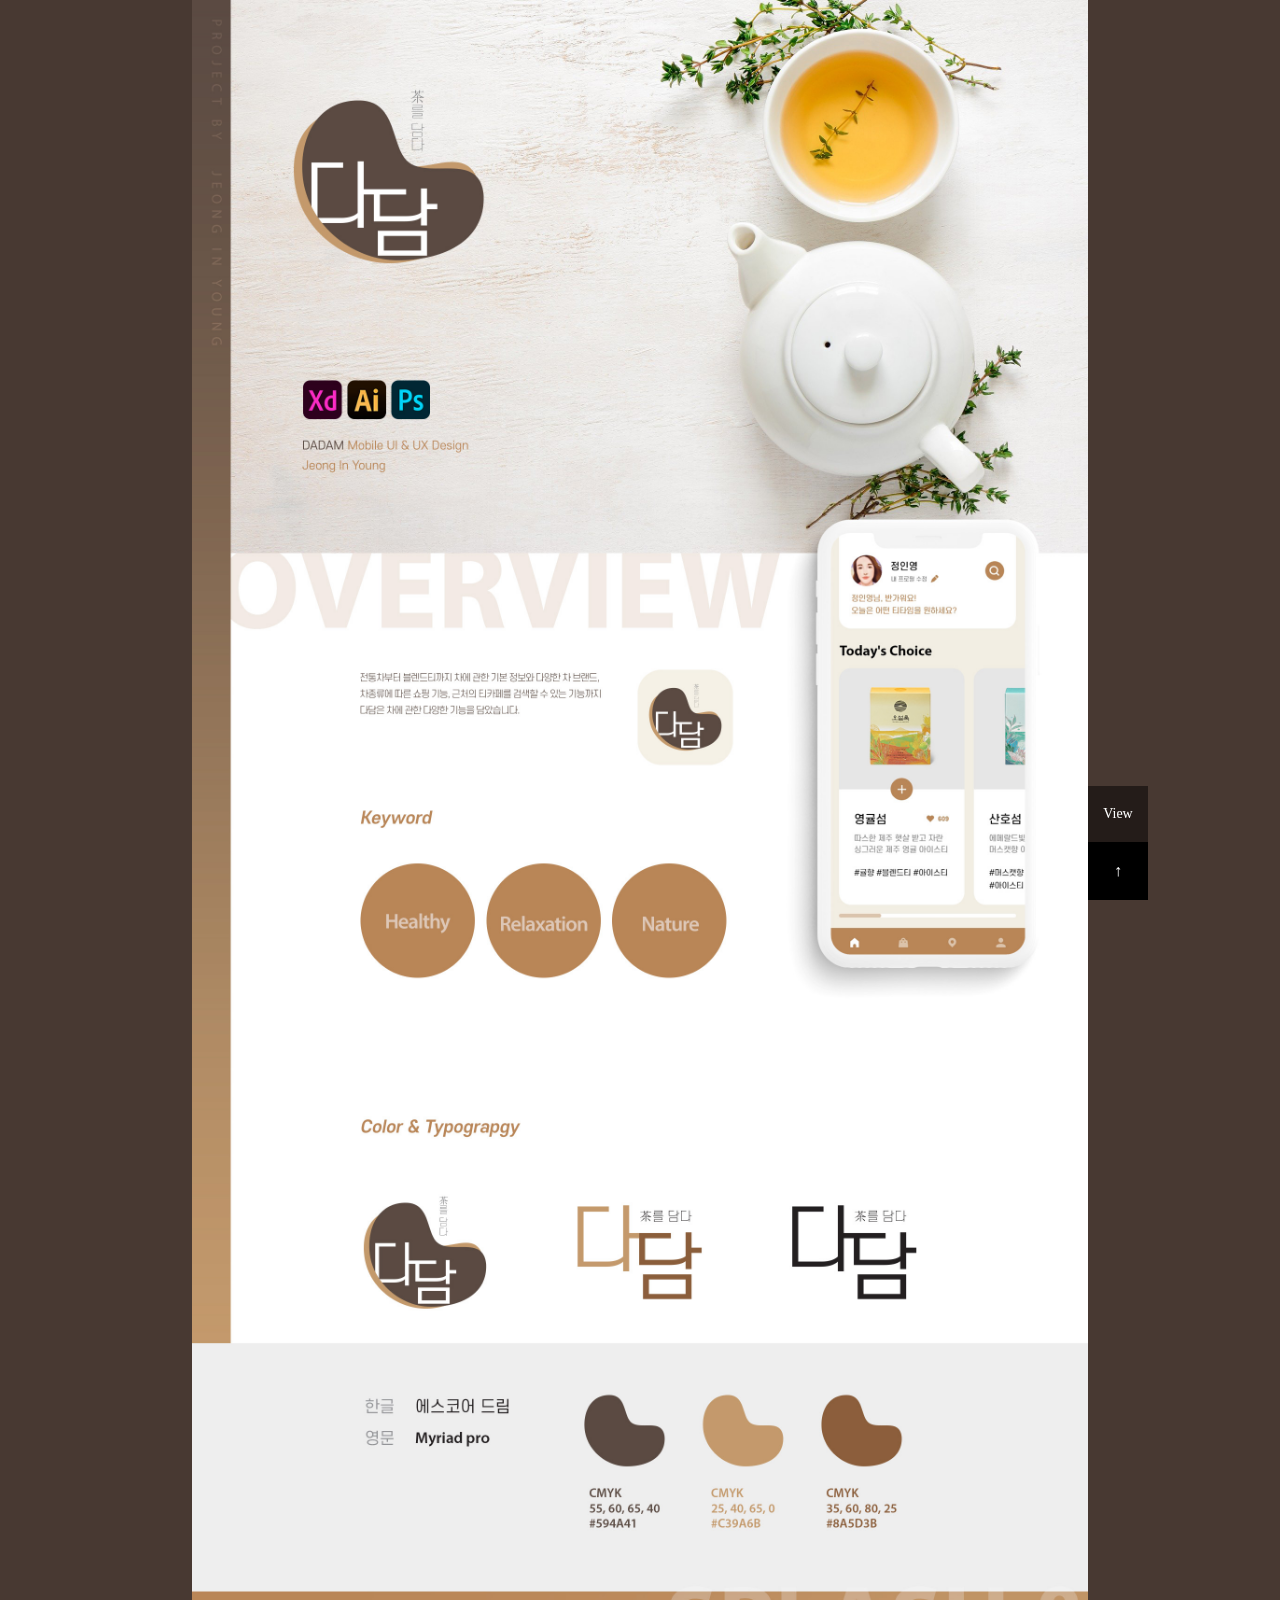
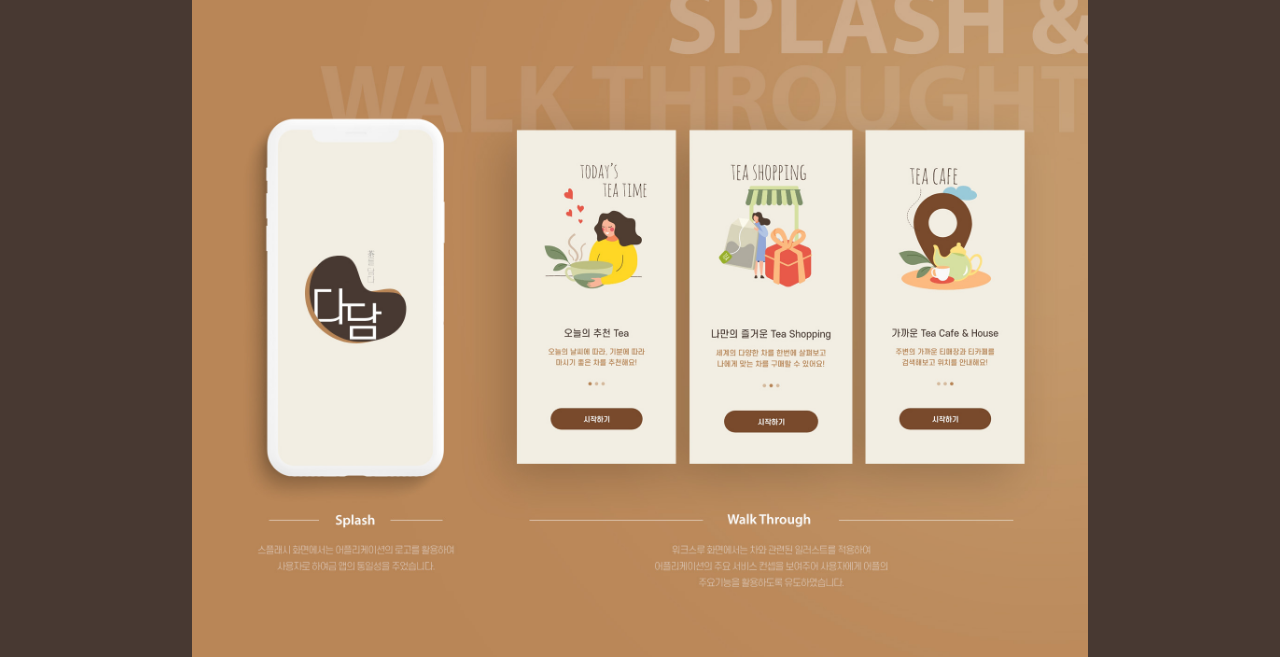
<file: project/dadam.html>
<!DOCTYPE html>
<html lang="en">
<head>
    <meta charset="UTF-8">
    <title>다담</title>
    <style>
        @keyframes view_on {
            0% { background: rgba(0,0,0,0.5); }
            50% { background: #b98657; }
            100% { background: rgba(0,0,0,0.5); }
        }
        html { scroll-behavior: smooth; }
        body { margin: 0; padding: 0; overflow-x: hidden; background: #483932; min-width: 320px; }
        #wrap { width: 70%; margin: 0 auto; }
        img { display: block; width: 100%; }
        .btn { position: fixed; right: 15%; bottom: 0; transform: translateX(60px); }
        .btn a { text-decoration: none; color: #fff; display: block; width: 60px; padding: 20px 0; text-align: center; }
        .btn a.view { background: rgba(0,0,0,0.5); font-size: 14px; animation: view_on 3s infinite; }
        .btn a.gotop { background: rgba(0,0,0,1); }
    </style>
</head>

<body>
    <a name="top"></a>
    <div id="wrap">
        <div class="btn"><a href="https://xd.adobe.com/view/ea811030-691c-4cd7-bb35-2d0d192b7999-bfd2/?fullscreen&hints=off" class="view">View</a><a href="#top" class="gotop">↑</a></div>
        <a href="https://xd.adobe.com/view/ea811030-691c-4cd7-bb35-2d0d192b7999-bfd2/?fullscreen&hints=off"><img src="../img/portfolio/pf_05.jpg" alt="다담 스타일가이드"></a>
    </div>
</body>
</html>
</file>
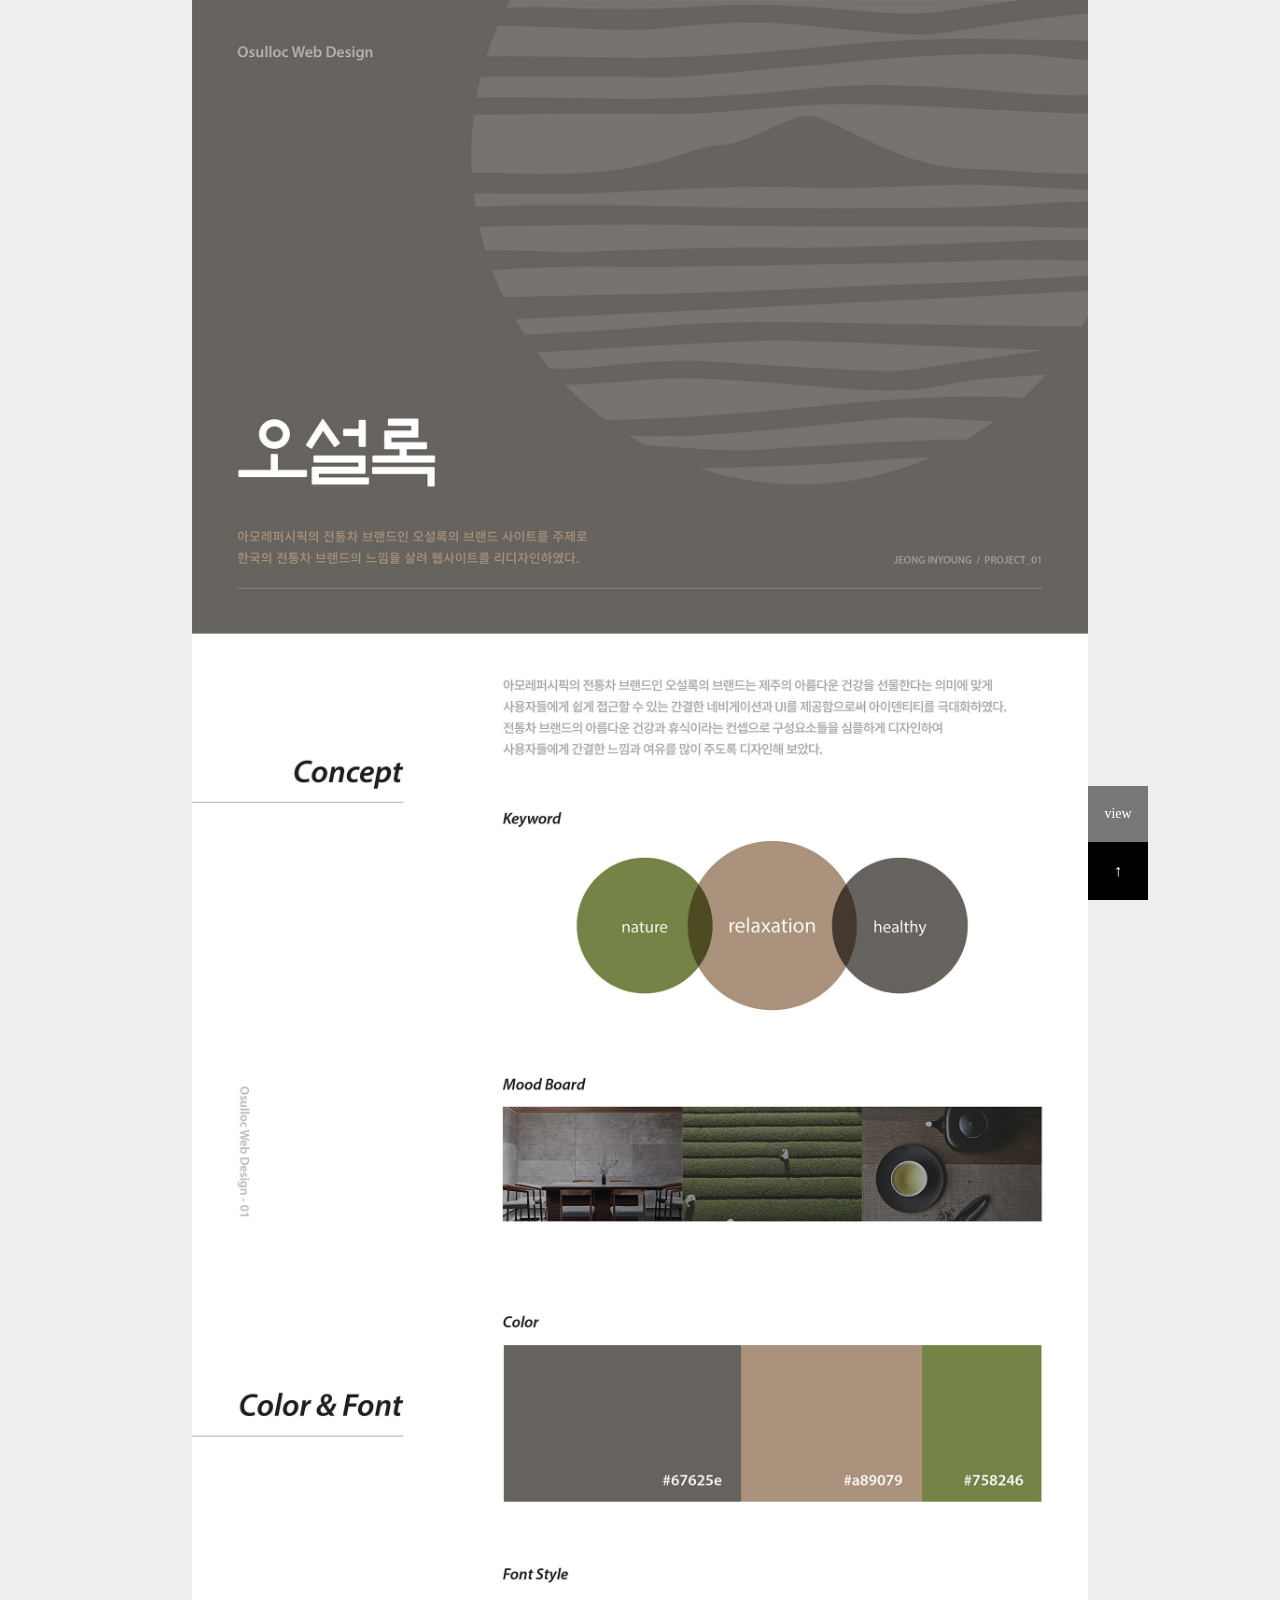
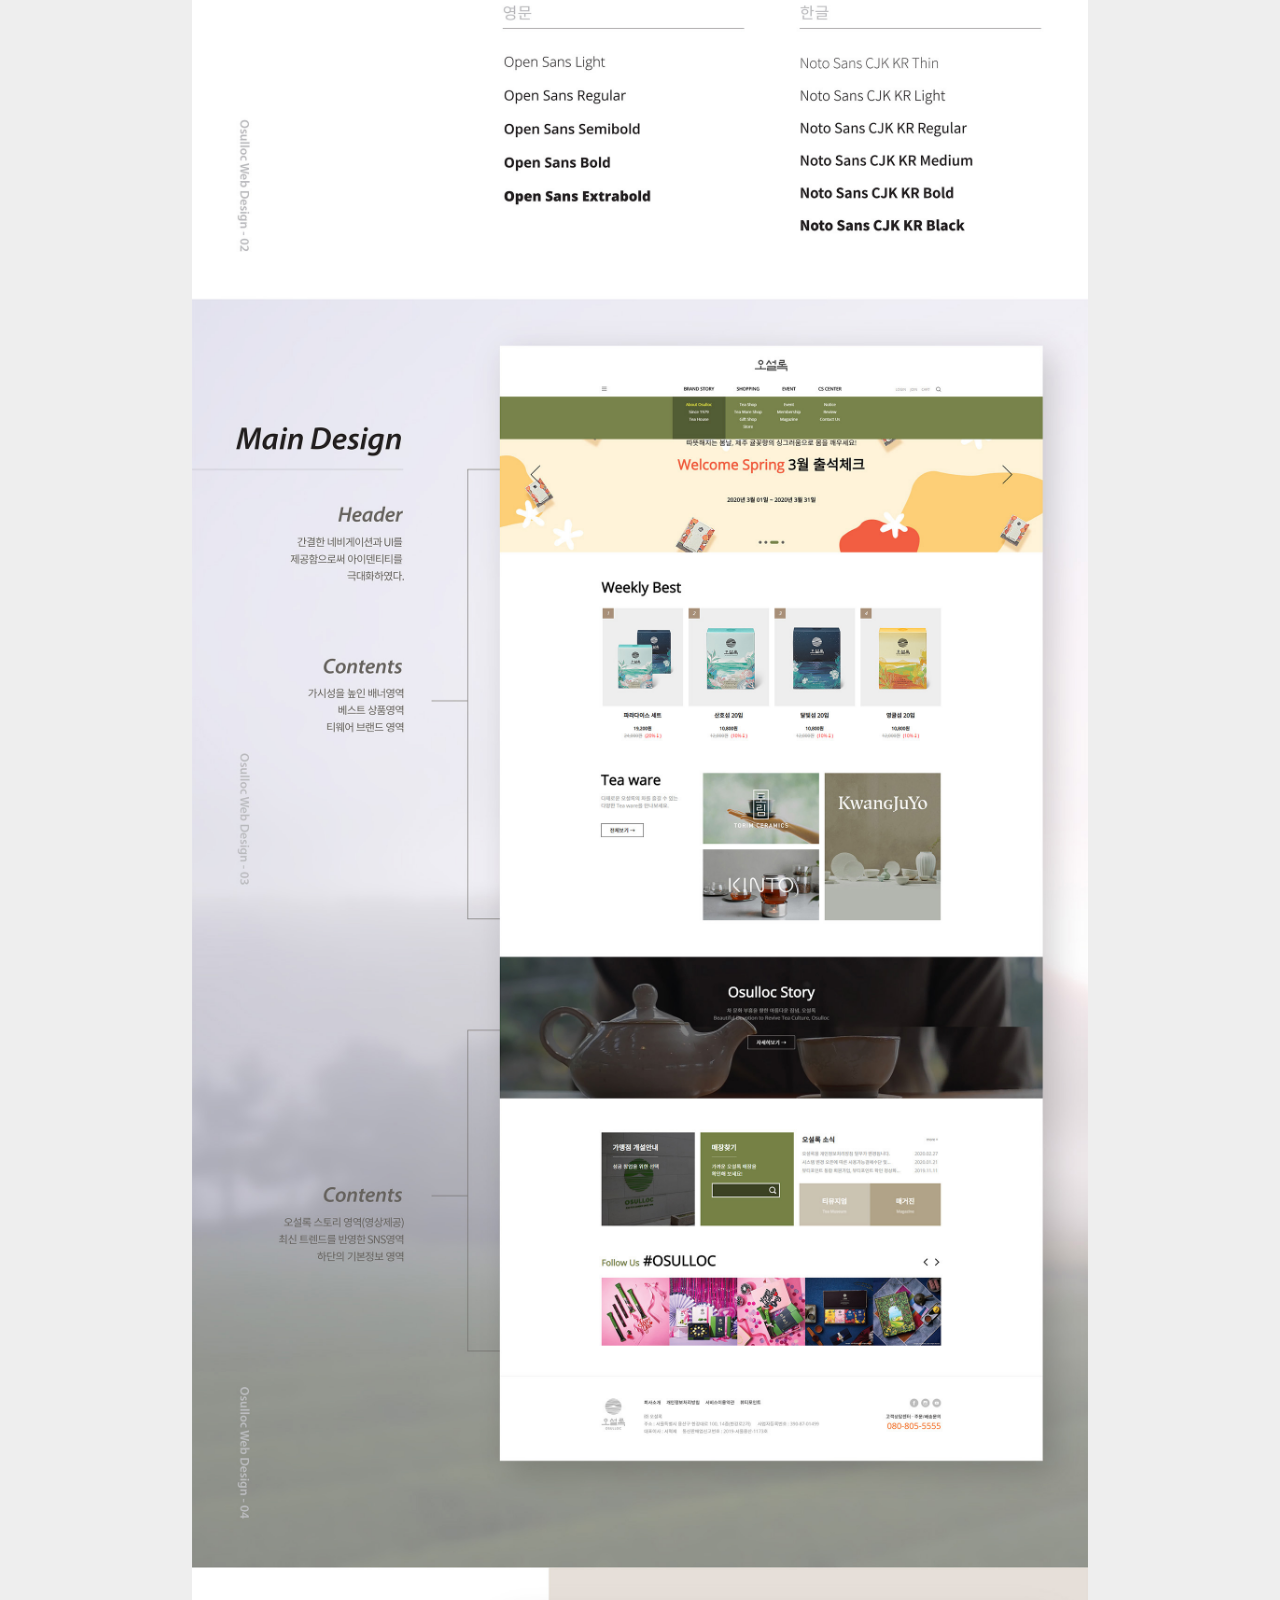
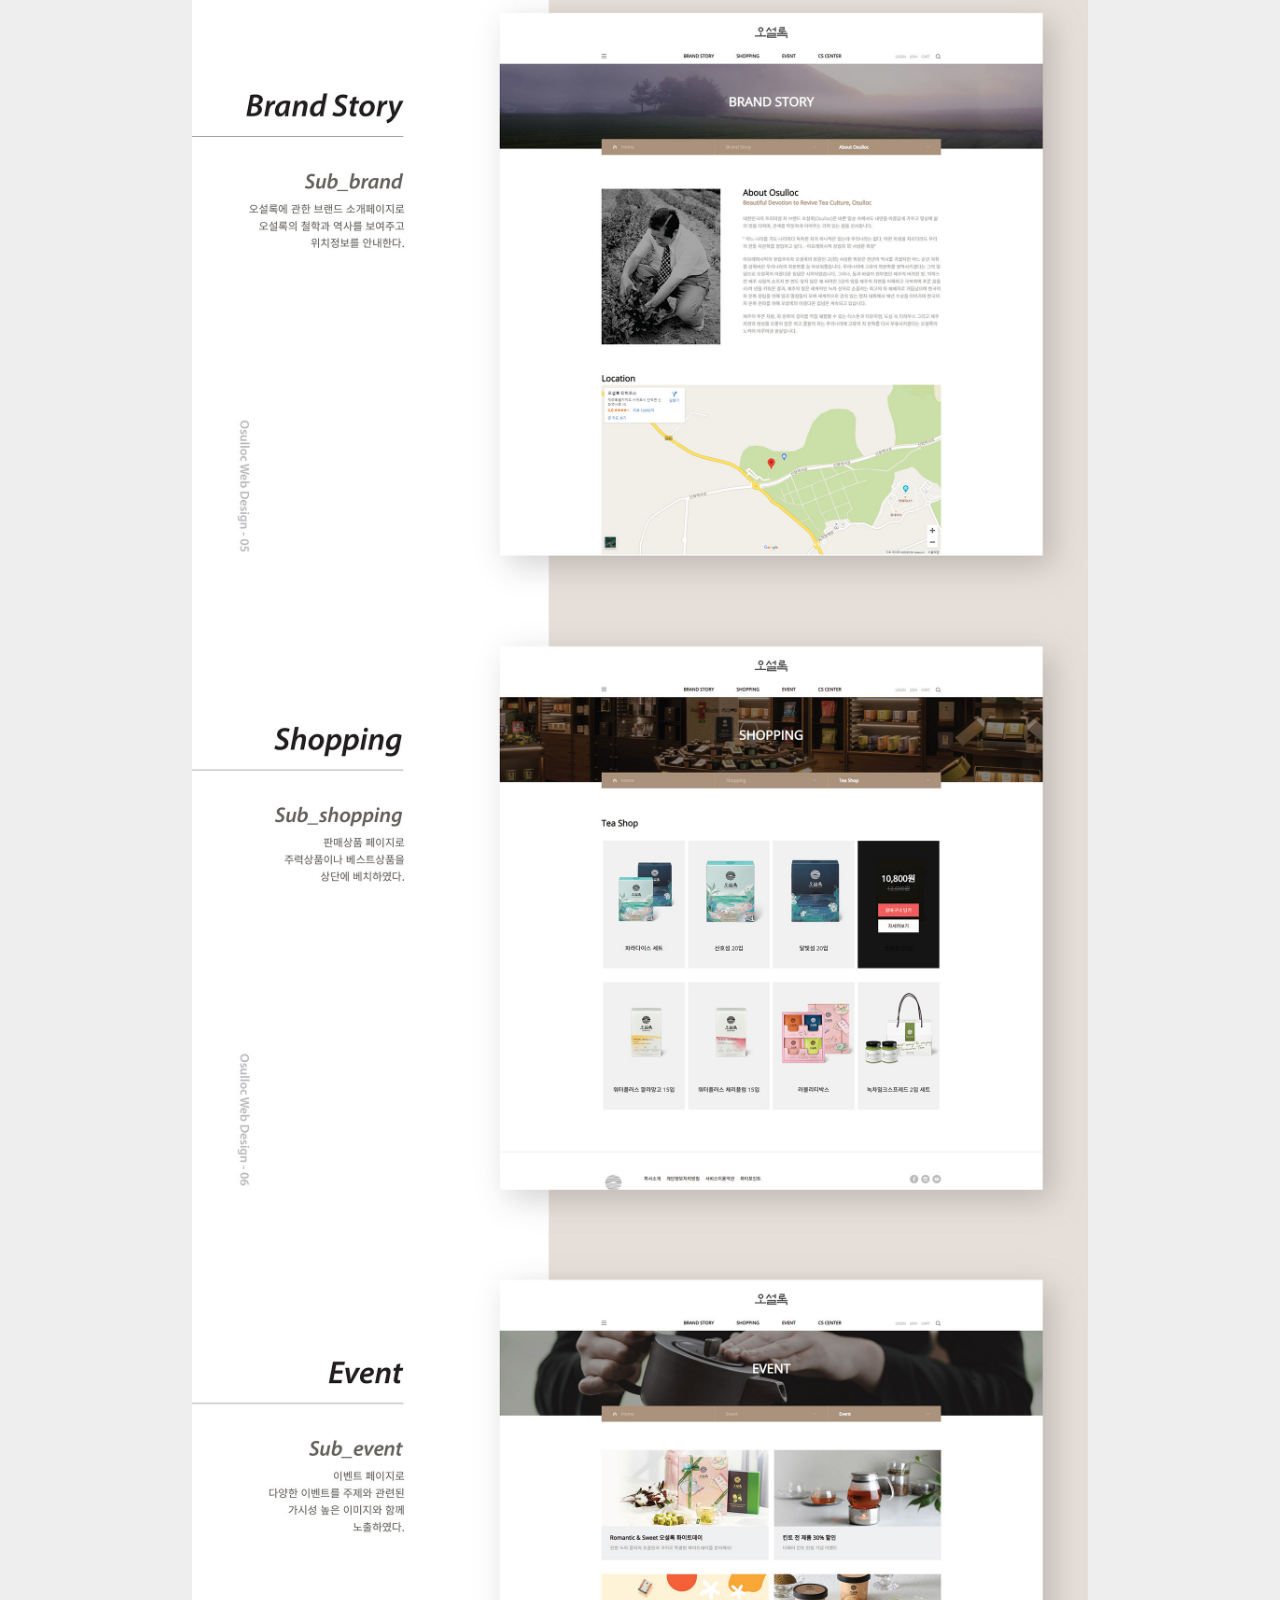
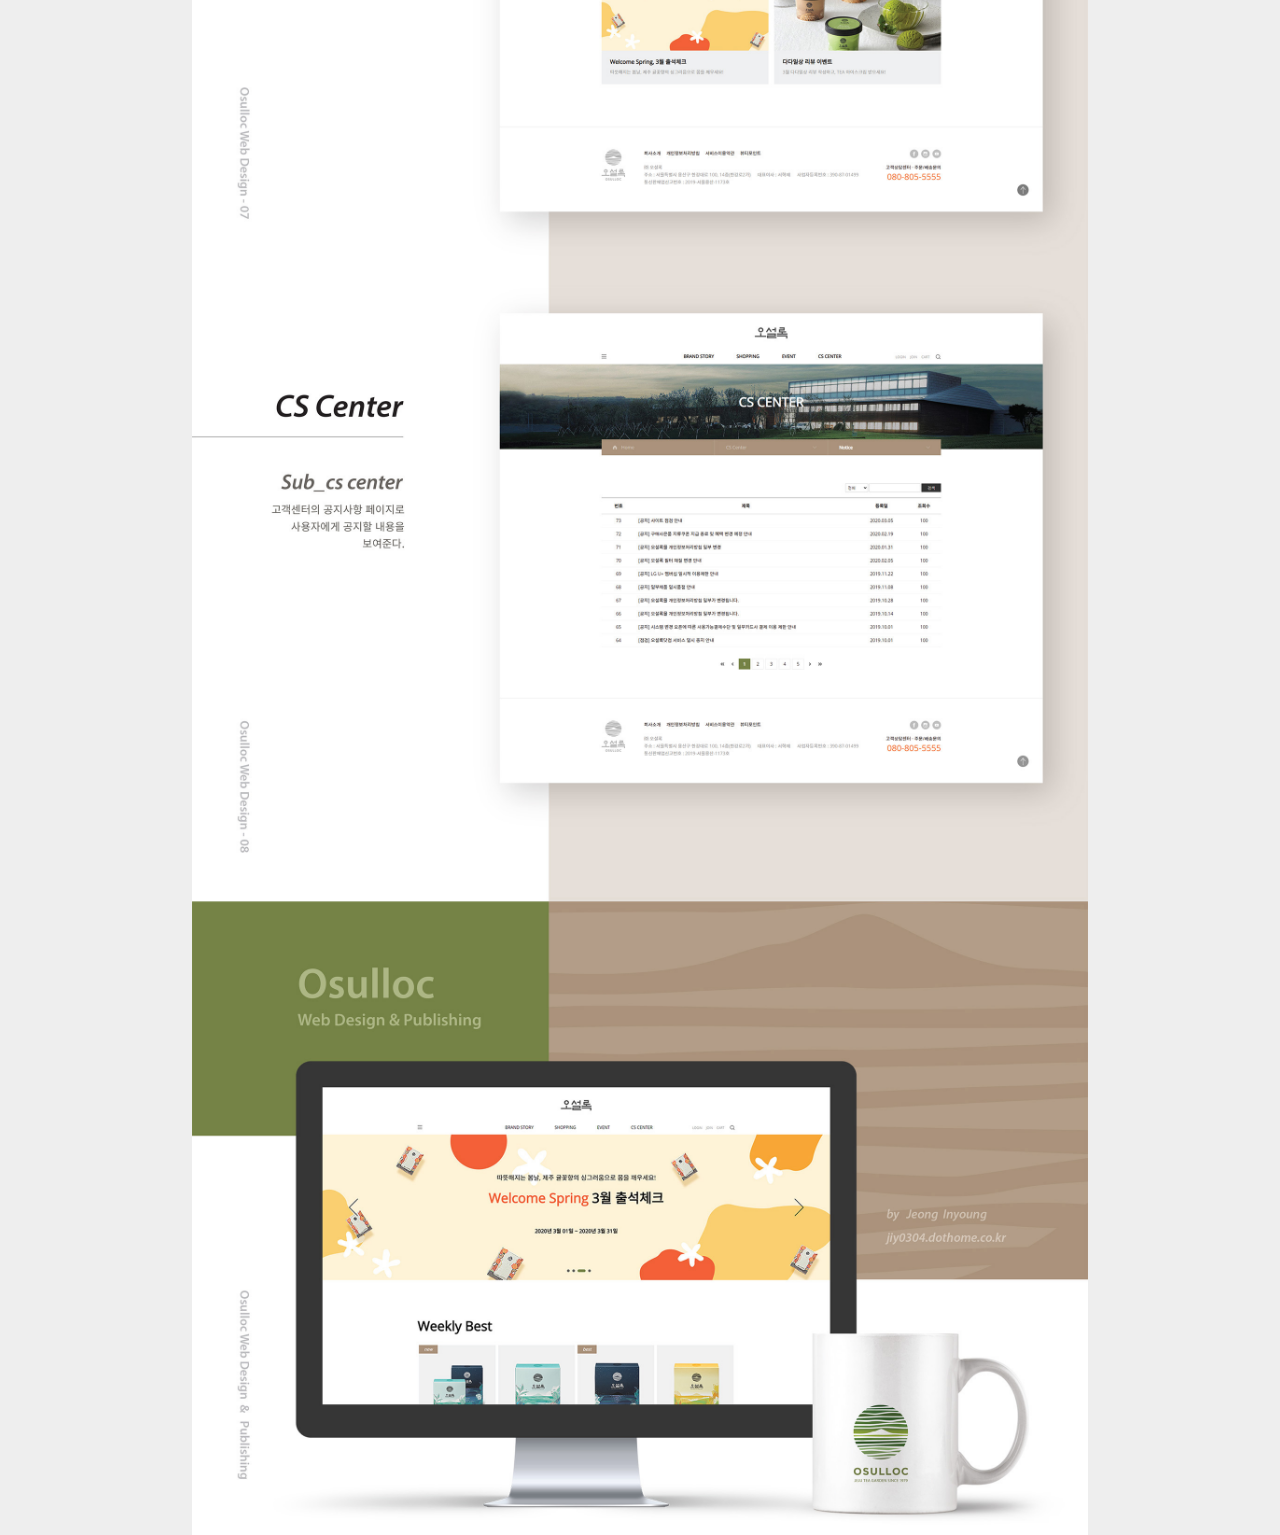
<file: project/osulloc.html>
<!DOCTYPE html>
<html lang="en">
<head>
    <meta charset="UTF-8">
    <title>오설록</title>
    <style>
        @keyframes view_on {
            0% { background: rgba(0,0,0,0.5); }
            50% { background: #b98657; }
            100% { background: rgba(0,0,0,0.5); }
        }
        html { scroll-behavior: smooth; }
        body { margin: 0; padding: 0; overflow-x: hidden; background: #eee; min-width: 320px; }
        #wrap { width: 70%; margin: 0 auto; }
        img { display: block; width: 100%; }
        .btn { position: fixed; right: 15%; bottom: 0; transform: translateX(60px); }
        .btn a { text-decoration: none; color: #fff; display: block; width: 60px; padding: 20px 0; text-align: center; }
        .btn a.view { background: rgba(0,0,0,0.5); font-size: 14px; animation: view_on 3s infinite; }
        .btn a.gotop { background: rgba(0,0,0,1); }
    </style>
</head>

<body>
    <a name="top"></a>
    <div id="wrap">
        <div class="btn"><a href="osulloc/index.html" class="view">view</a><a href="#top" class="gotop">↑</a></div>
        <a href="osulloc/index.html"><img src="../img/portfolio/pf_04.jpg" alt="오설록 스타일가이드"></a>
    </div>
</body>
</html>
</file>
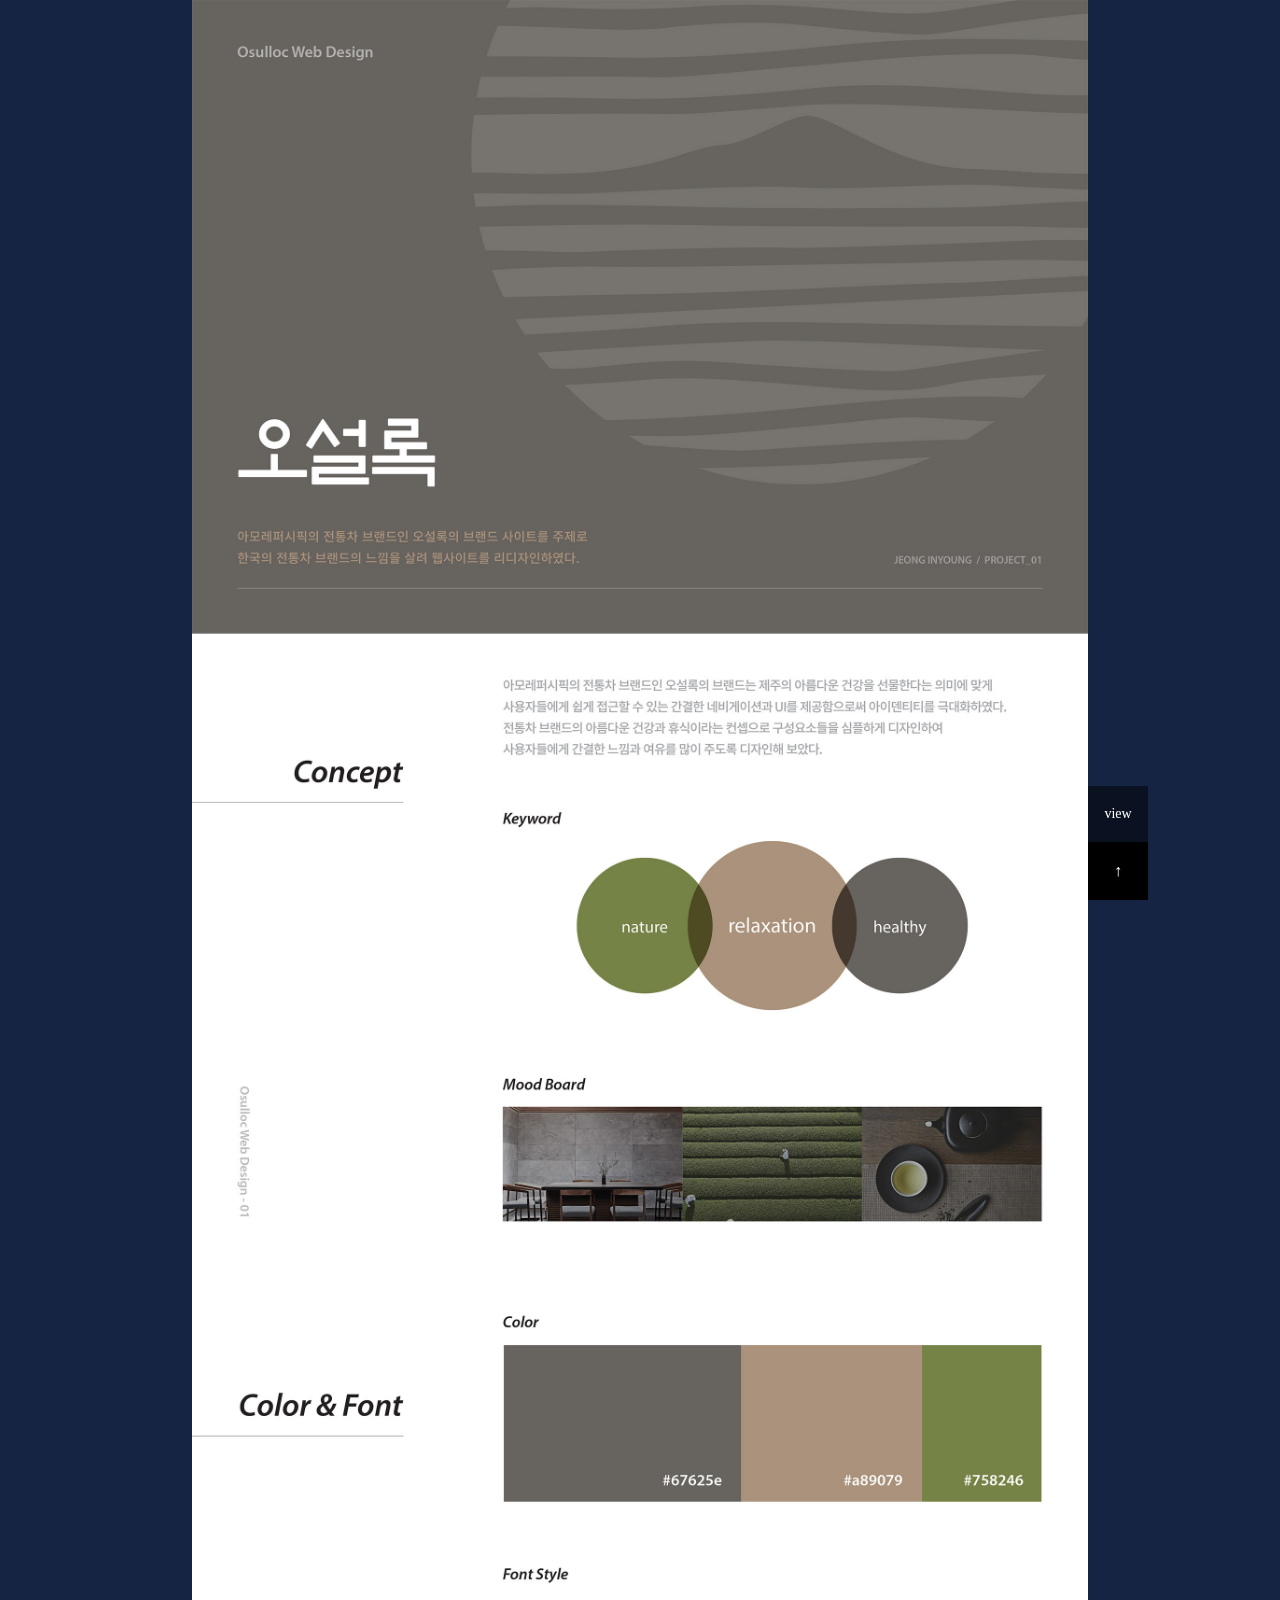
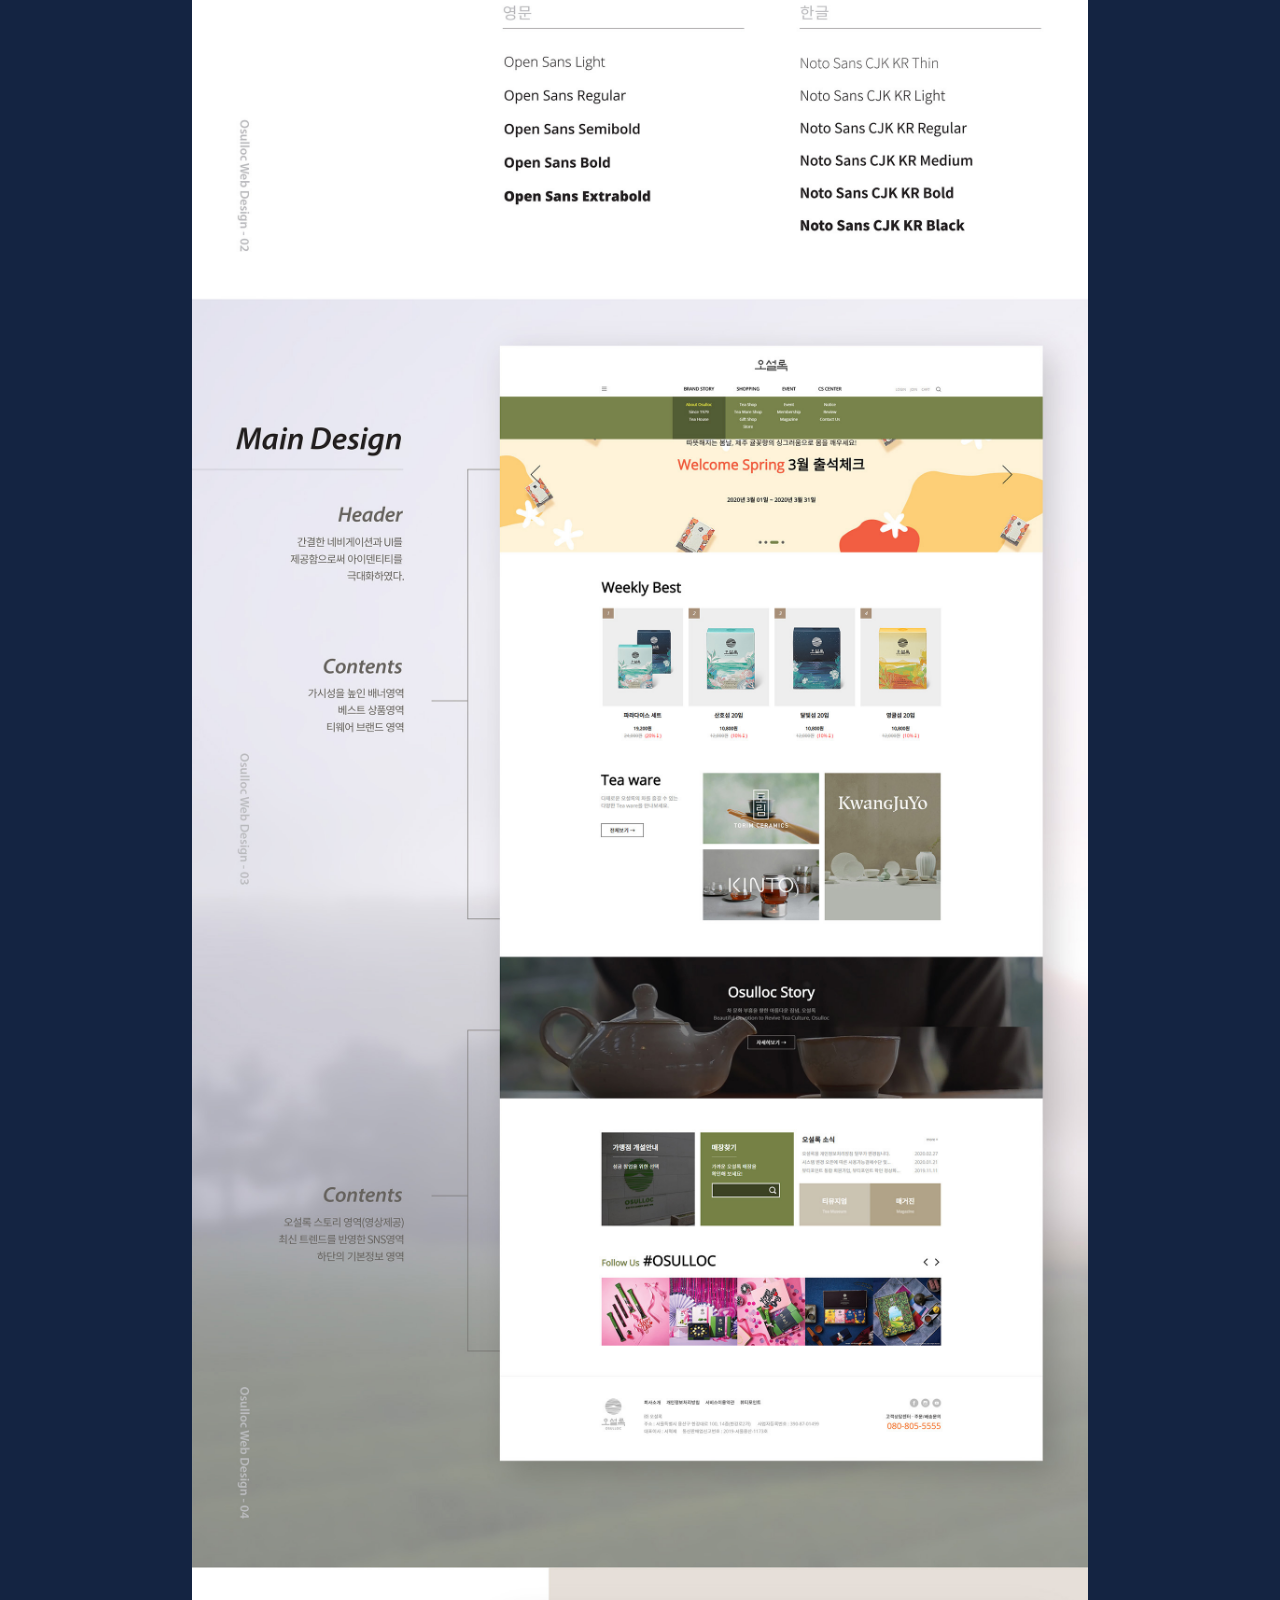
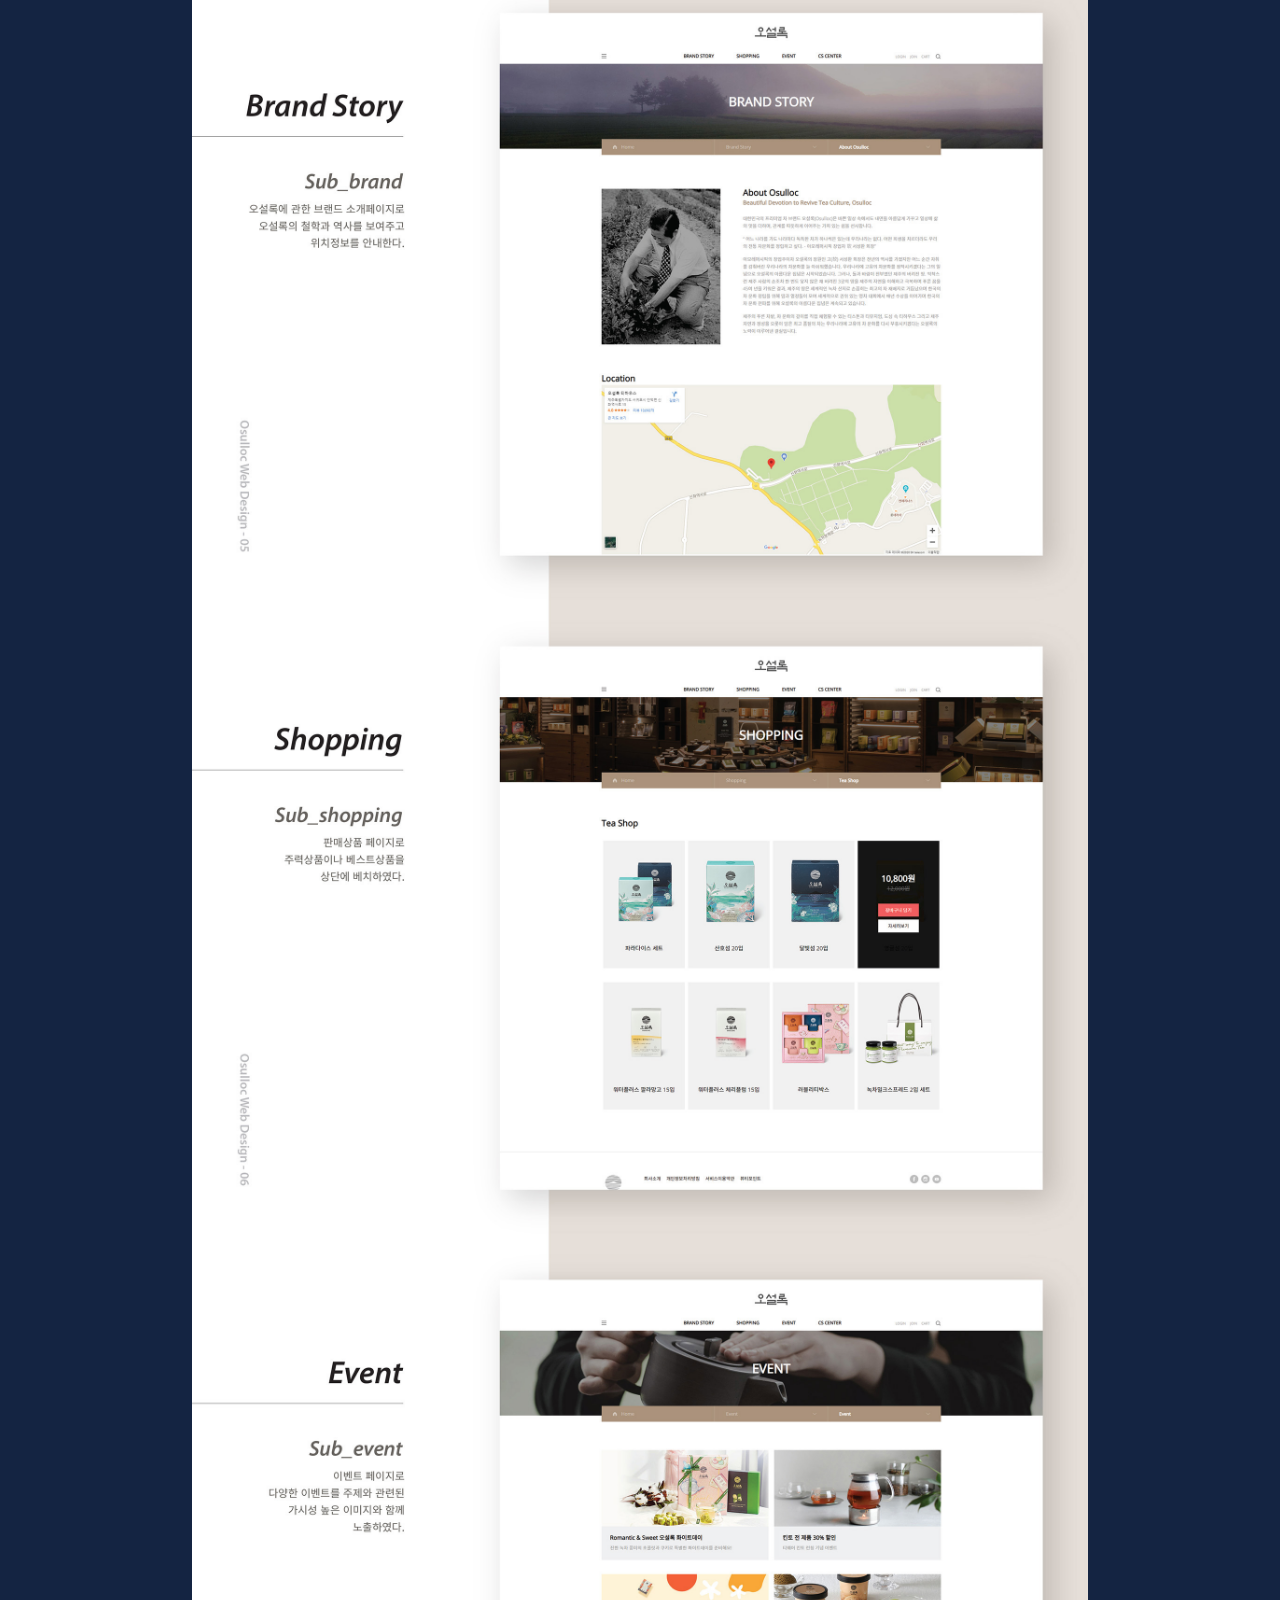
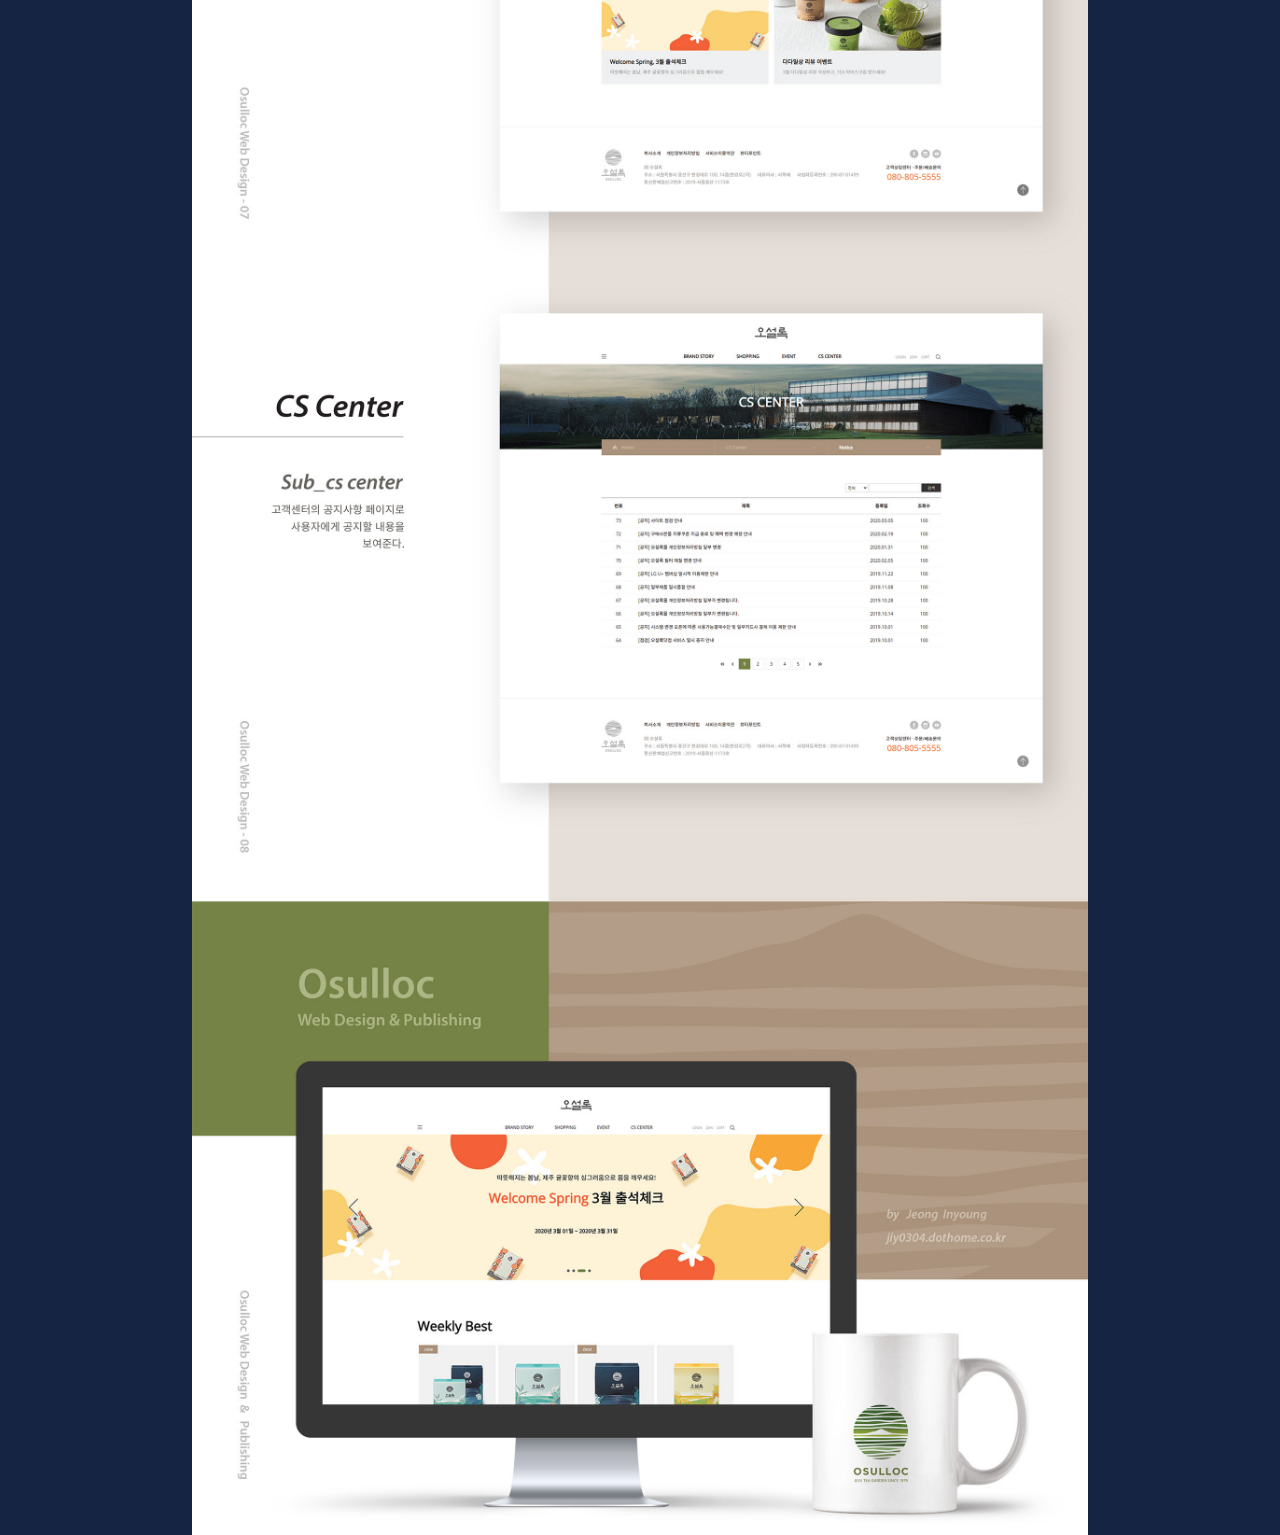
<file: project/universal.html>
<!DOCTYPE html>
<html lang="en">
<head>
    <meta charset="UTF-8">
    <title>유니버설 스튜디오 올랜도</title>
    <style>
        @keyframes view_on {
            0% { background: rgba(0,0,0,0.5); }
            50% { background: #142442; }
            100% { background: rgba(0,0,0,0.5); }
        }
        html { scroll-behavior: smooth; }
        body { margin: 0; padding: 0; overflow-x: hidden; background: #142442; min-width: 320px; }
        #wrap { width: 70%; margin: 0 auto; }
        img { display: block; width: 100%; }
        .btn { position: fixed; right: 15%; bottom: 0; transform: translateX(60px); }
        .btn a { text-decoration: none; color: #fff; display: block; width: 60px; padding: 20px 0; text-align: center; }
        .btn a.view { background: rgba(0,0,0,0.5); font-size: 14px; animation: view_on 3s infinite; }
        .btn a.gotop { background: rgba(0,0,0,1); }
    </style>
</head>

<body>
    <a name="top"></a>
    <div id="wrap">
        <div class="btn"><a href="osulloc/index.html" class="view">view</a><a href="#top" class="gotop">↑</a></div>
        <a href="osulloc/index.html"><img src="../img/portfolio/pf_04.jpg" alt="유니버설 스타일가이드"></a>
    </div>
</body>
</html>
</file>
